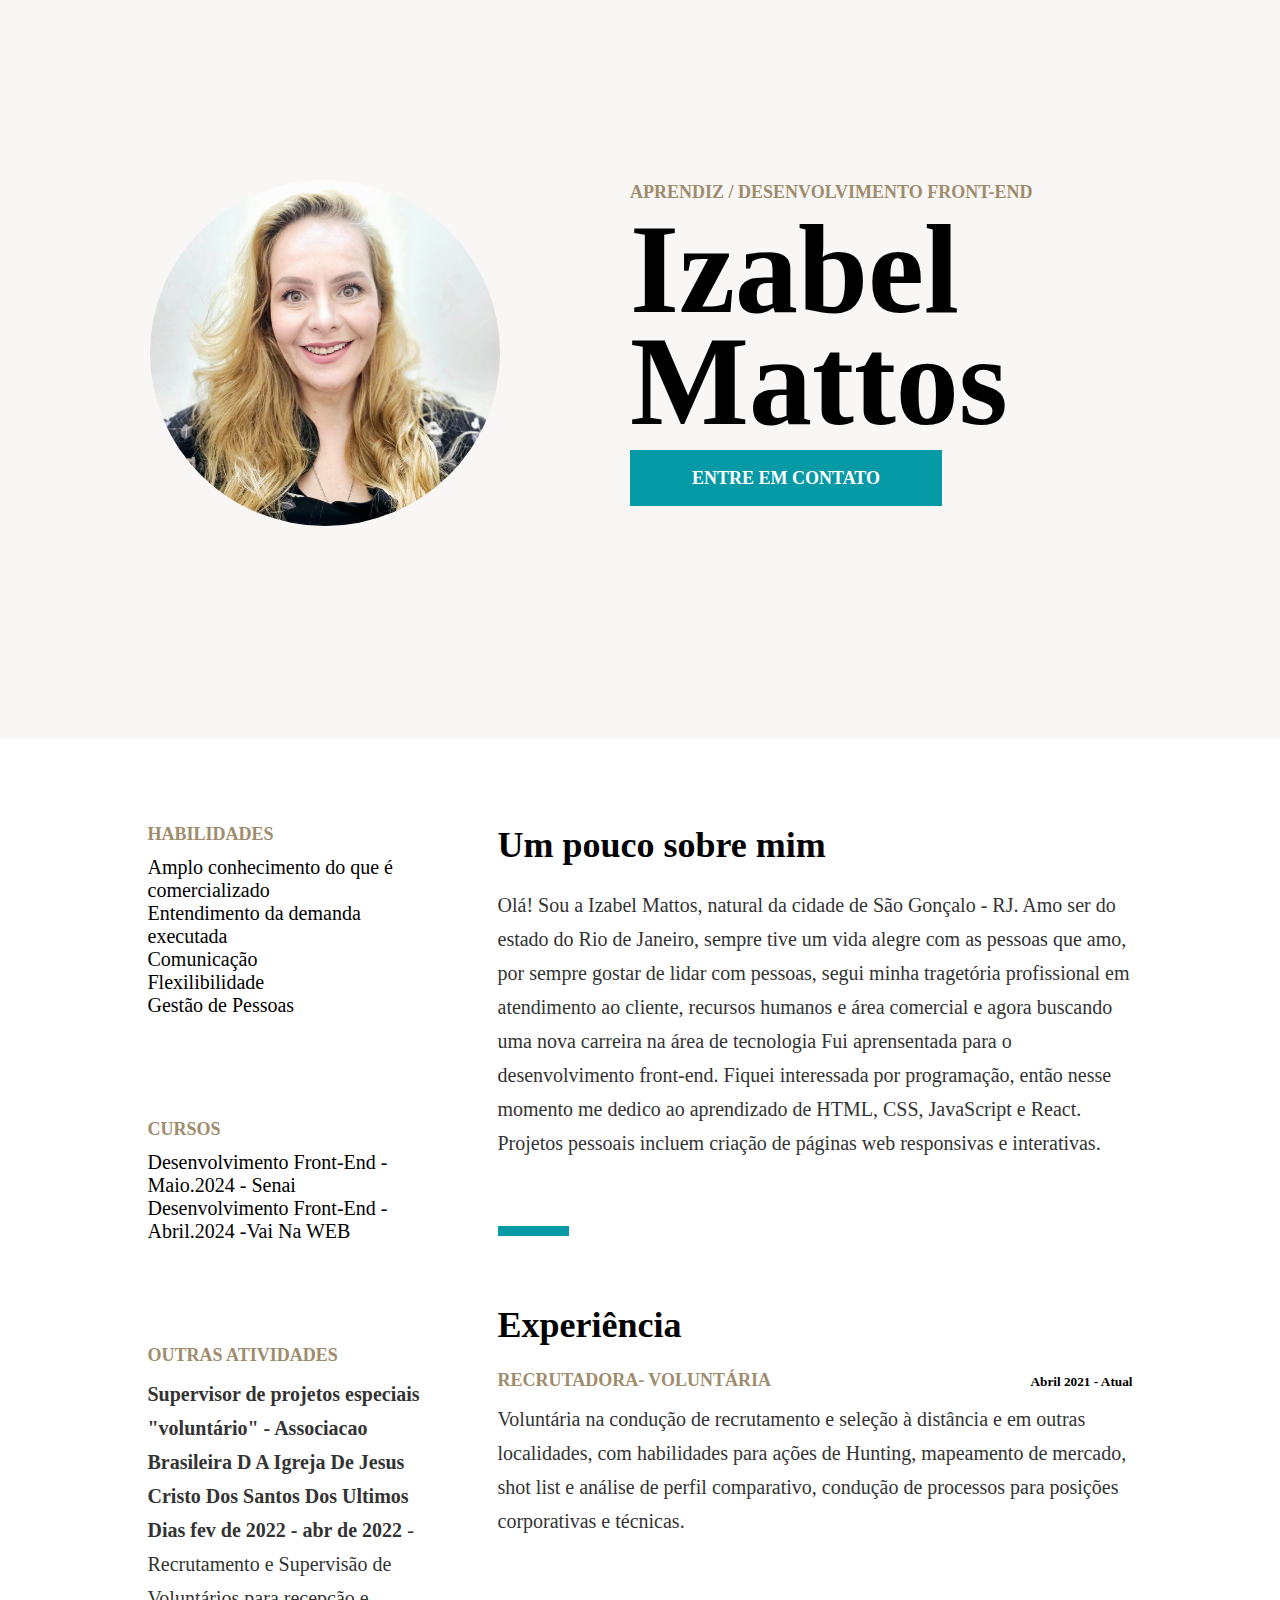
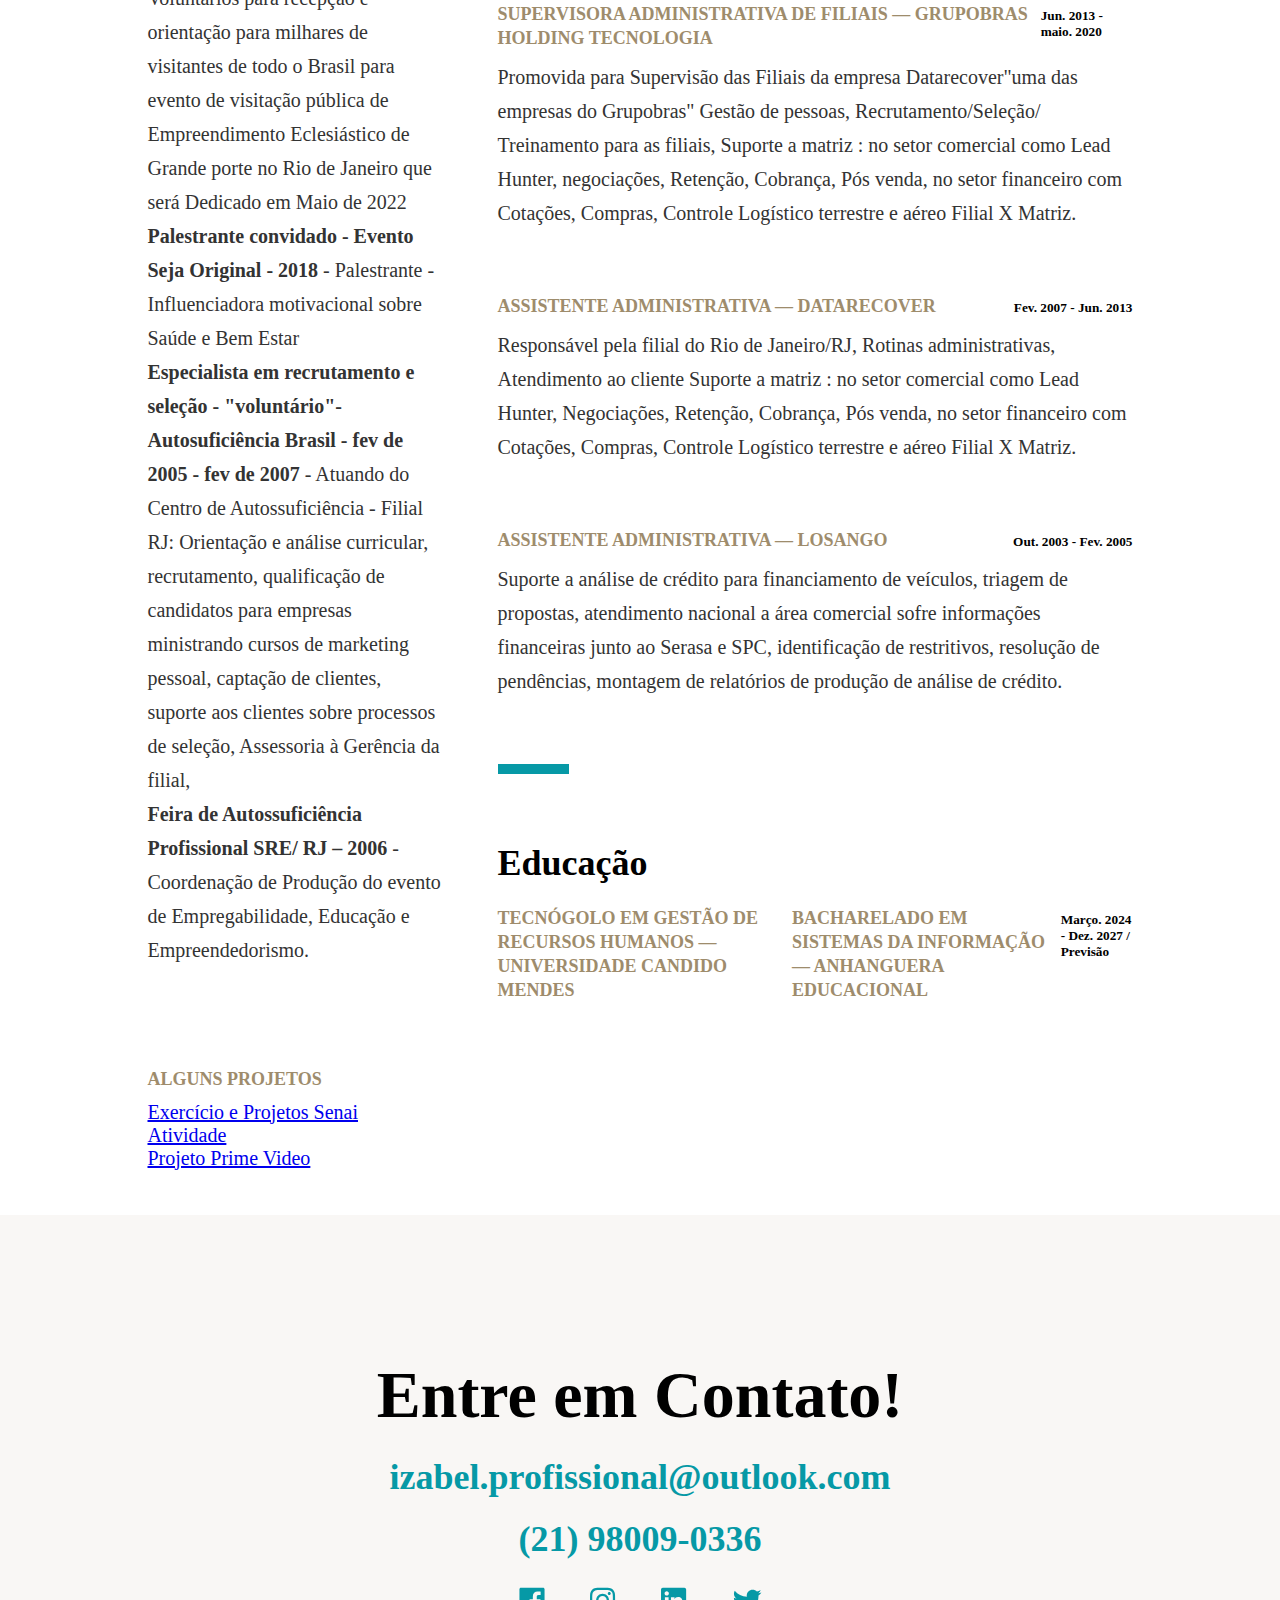
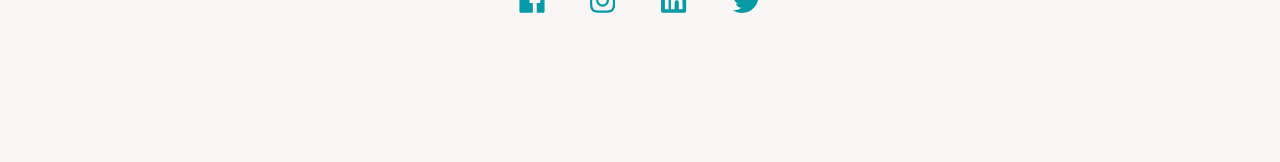
<file: index.html>
<!DOCTYPE html>
<html lang="en">

<head>
  <meta charset="UTF-8" />
  <meta name="viewport" content="width=device-width, initial-scale=1.0" />
  <title>Portfolio Senai Izabel Mattos</title>
  <link rel="stylesheet" href="style.css" />
</head>

<body>
  <div id="header">
    <div class="container">
      <div class="perfil">
        <img src="img/izabel.png" alt="Meu perfil" />
      </div>
      <div class="perfil-sobre">
        <h3>Aprendiz / Desenvolvimento Front-End</h3>
        <h1>Izabel Mattos</h1>
        <a class="botao" href="https://wa.me/5521980090336?text=Entre+em+Contato">Entre em Contato</a>
      </div>
    </div>
  </div>
  <div id="main">
    <div class="container">
      <div class="skill">
        <div class="skillset">
          <h3>Habilidades</h3>
          <ul>
            <li>Amplo conhecimento do que é comercializado</li>
            <li>Entendimento da demanda executada</li>
            <li>Comunicação</li>
            <li>Flexilibilidade</li>
            <li>Gestão de Pessoas</li>
          </ul>
        </div>

        <div class="awards">
          <h3>Cursos</h3>
          <ul>
            <li>Desenvolvimento Front-End  - Maio.2024 - Senai</li>
            <li>Desenvolvimento Front-End  - Abril.2024 -Vai Na WEB</li>
            
          </ul>
        </div>

        <div class="caeertraits">
          <h3>Outras atividades</h3>
          <p>
            <b>Supervisor de projetos especiais "voluntário" - Associacao Brasileira D A Igreja De Jesus Cristo Dos Santos Dos Ultimos Dias fev de 2022 - abr de 2022</b> - Recrutamento e Supervisão de Voluntários para recepção e orientação para milhares de visitantes de todo o Brasil para evento de visitação pública de Empreendimento Eclesiástico de Grande porte no Rio de Janeiro que será Dedicado em Maio de 2022 </p>
          <p>
            <b>Palestrante convidado - Evento Seja Original - 2018 </b> - Palestrante - Influenciadora motivacional sobre Saúde e Bem Estar
          </p>
          <p>
            <b>Especialista em recrutamento e seleção - "voluntário"- Autosuficiência Brasil - fev de 2005 - fev de 2007</b> - Atuando do Centro de Autossuficiência - Filial RJ: Orientação e análise curricular, recrutamento, qualificação de candidatos para empresas ministrando cursos de marketing pessoal, captação de clientes, suporte aos clientes sobre processos de seleção, Assessoria à Gerência da filial, 
          </p>
          <p>
            <b>Feira de Autossuficiência Profissional SRE/ RJ – 2006 </b> - Coordenação de Produção do evento de Empregabilidade, Educação e Empreendedorismo.
          </p>
        </div>

        <div class="Recent Works">
          <h3>Alguns Projetos</h3>
          <ul>
            <li><a href="https://izabel-mattos.github.io/Senai/">Exercício e Projetos Senai</a></li>
            <li><a href="https://izabel-mattos.github.io/Atividades/">Atividade</a></li>
            <li><a href="https://izabel-mattos.github.io/primevideo/">Projeto Prime Video</a></li>       
          </ul>
        </div>
      </div>

      <div class="sobre">
        <div class="about">
          <h2>Um pouco sobre mim</h2>
          <p>
            Olá! Sou a Izabel Mattos, natural da cidade de São Gonçalo - RJ. Amo ser do estado do Rio de Janeiro, sempre
            tive um vida alegre com as pessoas que amo, por sempre gostar de lidar com pessoas, segui minha tragetória
            profissional em atendimento ao cliente, recursos humanos e área comercial e agora buscando uma nova carreira
            na área de tecnologia Fui aprensentada para o desenvolvimento front-end. Fiquei interessada por programação,
            então nesse momento me dedico ao aprendizado de HTML, CSS, JavaScript e React. Projetos pessoais incluem
            criação de páginas web
            responsivas e interativas.
          </p>
        </div>
        <div class="barra"></div>

        <div class="experiencia">
          <h2>Experiência</h2>
          <div class="conteudo">
            <div class="titulo">
              <h3>RECRUTADORA- Voluntária</h3>
              <h5>Abril 2021 - Atual</h5>
            </div>
            <p>
              Voluntária na condução de recrutamento e seleção à distância e em outras localidades, com habilidades para
              ações de Hunting, mapeamento de mercado, shot list e análise de perfil comparativo, condução de processos
              para posições corporativas e técnicas.
            </p>
          </div>
          <div class="conteudo">
            <div class="titulo">
              <h3>SUPERVISORA ADMINISTRATIVA DE FILIAIS — GrupoBras Holding Tecnologia</h3>
              <h5>Jun. 2013 - maio. 2020</h5>
            </div>
            <p>
              Promovida para Supervisão das Filiais da empresa Datarecover"uma das
              empresas do Grupobras"
              Gestão de pessoas, Recrutamento/Seleção/ Treinamento para as filiais,
              Suporte a matriz : no setor comercial como Lead Hunter, negociações,
              Retenção, Cobrança, Pós venda, no setor financeiro com Cotações,
              Compras, Controle Logístico terrestre e aéreo Filial X Matriz.
            </p>
          </div>
          <div class="conteudo">
            <div class="titulo">
              <h3>ASSISTENTE ADMINISTRATIVA — Datarecover</h3>
              <h5>Fev. 2007 - Jun. 2013</h5>
            </div>
            <p>
              Responsável pela filial do Rio de Janeiro/RJ, Rotinas administrativas,
              Atendimento ao cliente
              Suporte a matriz : no setor comercial como Lead Hunter, Negociações,
              Retenção, Cobrança, Pós venda, no setor financeiro com Cotações,
              Compras, Controle Logístico terrestre e aéreo Filial X Matriz.
            </p>
          </div>

          <div class="conteudo">
            <div class="titulo">
              <h3>ASSISTENTE ADMINISTRATIVA — Losango</h3>
              <h5>Out. 2003 - Fev. 2005</h5>
            </div>
            <p>
              Suporte a análise de crédito para financiamento de veículos, triagem de propostas, atendimento nacional a
              área comercial sofre informações financeiras junto ao Serasa e SPC, identificação de restritivos,
              resolução de pendências, montagem de relatórios de produção de análise de crédito.
            </p>
          </div>

          <div class="barra"></div>
        </div>

        <div class="educacao">
          <h2>Educação</h2>
          <div class="titulo">

            <h3>Tecnógolo em Gestão de Recursos Humanos — Universidade Candido Mendes</h3>
            <h5></h5>

            <h3>Bacharelado em Sistemas da Informação — Anhanguera Educacional</h3>
            <h5>Março. 2024 - Dez. 2027 / Previsão</h5>

          </div>
        </div>
      </div>
    </div>
  </div>

  <div id="footer">
    <div class="container">
      <h4>Entre em Contato!</h4>
      <a href="e-mail">izabel.profissional@outlook.com</a>
      <a href="telefone">(21) 98009-0336</a>

      <div class="social">
        <a href="https://www.facebook.com/izabelmattossantos/"><img src="img/facebook.svg" alt="Facebook" /></a>
        <a href="https://www.instagram.com/izamattosbr/"><img src="img/instagram.svg" alt="Instagram" /></a>
        <a href="https://www.linkedin.com/in/izabelmattossantosferreira/"><img src="img/linkedin.svg"
            alt="Linkedin" /></a>
        <a href=""><img src="img/twitter.svg" alt="Twitter" /></a>
      </div>
    </div>
  </div>
</body>

</html>
</file>
<file: style.css>
* {
  margin: 0;
  padding: 0;
  box-sizing: border-box;
}

/* --- FONTE --- */
h1 {
  font-size: 126px;
  font-weight: 900;
  line-height: 112px;
  margin: 0 0 30px 0;
}

h2 {
  font-size: 36px;
  line-height: 46px;
  font-weight: 900;
  margin: 0 0 20px 0;
}

h3 {
  font-size: 18px;
  font-weight: 700;
  line-height: 24px;
  /* letter-spacing: 2px; */
  color: #9e8c6c;
  text-transform: uppercase;
  margin: 0 0 10px 0;
}

h4 {
  font-size: 66px;
  font-weight: 900;
  line-height: 82px;
  text-align: center;
  margin-bottom: 0;
}

p {
  font-size: 20px;
  line-height: 34px;
  font-weight: 400;
  color: #333;
}

/* --- DEFAULT --- */
.botao {
  padding: 18px 62px;
  margin: 10px 0;
  background-color: #0699a6;
  font-size: 18px;
  font-weight: 900;
  text-decoration: none;
  text-transform: uppercase; /* Caixa alta */
  color: #fff;
}
.container {
  max-width: 1110px;
  margin: 0 auto;
  display: flex;
  justify-content: space-around;
}
ul {
  list-style: none;
  padding-left: 0;
}

ul li {
  font-size: 20px;
}

/* ---HEADER --- */
#header {
  width: 100%;
  padding: 180px 0 209px;
  background-color: #9e8c6c11;
}

/* --- PERFIL --- */
.perfil {
  width: 350px;
}

.perfil img {
  width: 100%;
  border-radius: 100%;
}

.perfil-sobre {
  max-width: 500px;
}

#footer {
  background-color: #9e8c6c11;
  height: 547px;
  display: flex;
  align-items: center;
  margin-top: 45px;
}

/* ---MAIN ---*/
#main {
  padding-top: 83px;
  display: flex;
}

.skill{

  max-width: 350px;
}

.skillset,
.awards,
.caeertraits,
.recentworks {
  margin-bottom: 100px;
  width: 350px;
  padding-right: 55px;
}

.recentworks {
  color: #0699a6;
  font-size: PT Sans Narrow;
  line-height: 34px;
  font-weight: 600;
}

.sobre {
  justify-content: space-between;
  max-width: 635px;
}

.titulo {
  display: flex;
  justify-content: space-between;
  align-items: baseline;
}

.barra {
  width: 71px;
  height: 10px;
  margin-top: 66px;
  margin-bottom: 66px;
  background-color: #0699a6;
}

.conteudo{
  margin-bottom: 4rem;
}
/*---FOOTER ---*/
#footer .container {
  flex-direction: column;
  align-items: center;
  gap: 20px;
}

#footer .container a {
  color: #0699a6;
  font-size: 36px;
  font-weight: 900;
  text-align: center;
  text-decoration: none;
}

.social {
  width: 243px;
  display: flex;
  justify-content: space-between;
}

/* ---RESPONSIVO ---*/
@media screen and (min-width: 768px) and (max-width: 968px) {
  #main {
    padding: 35px;
  }

  .perfil-sobre {
    display: flex;
    flex-direction: column;
    align-items: center;
  }

  .perfil-sobre h1 {
    text-align: center;
  }
}

@media screen and (max-width: 428px) {
  .titulo {
    width: 100%;
    margin-bottom: 50px;
  }
}

@media screen and (max-width: 768px) {
  h2 {
    font-size: 32px;
    line-height: 42px;
  }

  h3 {
    font-size: 18px;
    line-height: 24px;
  }

  #header {
    padding: 80px 0 130px 0;
  }

  #header .container {
    flex-direction: column;
    align-items: center;
  }

  .perfil-sobre {
    flex-direction: column;
    align-items: center;
    display: flex;
    text-align: center;
  }

  .perfil {
    width: 160px;
    margin-bottom: 20px;
  }

  h1 {
    font-size: 56px;
    line-height: 46px;
  }

  h4 {
    font-size: 40px;
    line-height: 50px;
  }

  .skillset {
    padding-top: 5rem;
  }

  #main,
  .skillset,
  .awards,
  .caeertraits,
  .recentworks {
    display: flex;
    flex-direction: column;
    justify-content: flex-end;
    padding-right: 0;
    margin-bottom: 15px;
    width: 95%;
  }

  #main .container {
    align-items: center;
    flex-direction: column-reverse;
  }

  .sobre,
  .skill {
    /* max-width: 100%; */
    width: 100%;
    padding: 0 20px;
  }

  #footer {
    display: flex;
    justify-content: center;
    align-items: center;
  }

  #footer .container a {
    font-size: 26px;
    line-height: 36px;
  }
}
</file>
